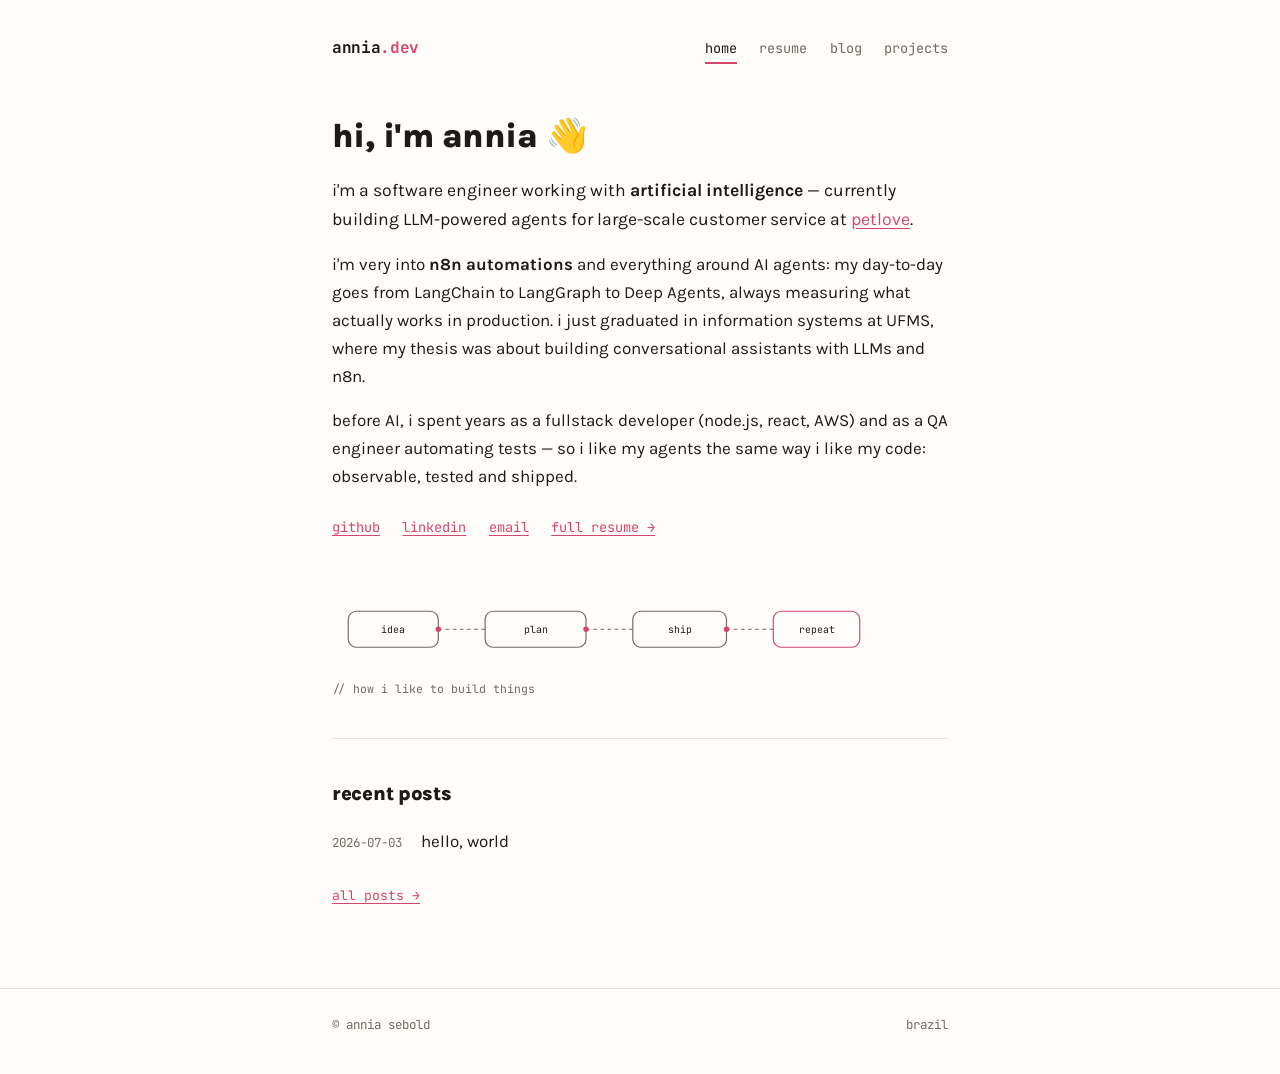
<file: index.html>
<!DOCTYPE html>
<html lang="en">
<head>
<meta charset="utf-8">
<meta name="viewport" content="width=device-width, initial-scale=1">
<title>annia sebold · home</title>
<meta name="description" content="annia sebold — software engineer working with AI, LLM agents and n8n automations.">
<link rel="preconnect" href="https://fonts.googleapis.com">
<link rel="preconnect" href="https://fonts.gstatic.com" crossorigin>
<link href="https://fonts.googleapis.com/css2?family=Karla:ital,wght@0,400;0,700;0,800;1,400&family=JetBrains+Mono:wght@400;700&display=swap" rel="stylesheet">
<link rel="stylesheet" href="assets/style.css?v=4">
<link rel="icon" href="data:image/svg+xml,<svg xmlns='http://www.w3.org/2000/svg' viewBox='0 0 100 100'><text y='.9em' font-size='90'>🌸</text></svg>">
</head>
<body>

<header class="site">
  <div class="wrap">
    <a class="wordmark" href="index.html">annia<span class="tld">.dev</span></a>
    <nav class="main" aria-label="main">
      <a href="index.html" aria-current="page">home</a>
      <a href="resume.html">resume</a>
      <a href="blog.html">blog</a>
      <a href="projects.html">projects</a>
    </nav>
  </div>
</header>

<main>
  <div class="wrap">

    <section class="hero">
      <h1>hi, i'm annia <span class="hand">👋</span></h1>
      <p class="lead">
        i'm a software engineer working with <strong>artificial intelligence</strong> —
        currently building LLM-powered agents for large-scale customer service at
        <a href="https://www.petlove.com.br" rel="noopener">petlove</a>.
      </p>
      <p>
        i'm very into <strong>n8n automations</strong> and everything around AI agents:
        my day-to-day goes from LangChain to LangGraph to Deep Agents, always measuring
        what actually works in production. i just graduated in information systems at
        UFMS, where my thesis was about building conversational assistants with LLMs and n8n.
      </p>
      <p>
        before AI, i spent years as a fullstack developer (node.js, react, AWS) and as a
        QA engineer automating tests — so i like my agents the same way i like my code:
        observable, tested and shipped.
      </p>

      <ul class="links-inline">
        <li><a href="https://github.com/anniasebold" rel="noopener">github</a></li>
        <li><a href="https://www.linkedin.com/in/anniasebold" rel="noopener">linkedin</a></li>
        <li><a href="mailto:anniasebold3.0@gmail.com">email</a></li>
        <li><a href="resume.html">full resume →</a></li>
      </ul>

      <figure class="flow" aria-hidden="true">
        <svg viewBox="0 0 604 96" xmlns="http://www.w3.org/2000/svg">
          <path class="edge" d="M118 48 C 140 48, 148 48, 170 48" />
          <path class="edge" d="M282 48 C 304 48, 312 48, 334 48" />
          <path class="edge" d="M438 48 C 460 48, 468 48, 490 48" />
          <rect class="node-box" x="18" y="28" width="100" height="40" rx="9"/>
          <text class="node-label" x="68" y="52" text-anchor="middle">idea</text>
          <rect class="node-box" x="170" y="28" width="112" height="40" rx="9"/>
          <text class="node-label" x="226" y="52" text-anchor="middle">plan</text>
          <rect class="node-box" x="334" y="28" width="104" height="40" rx="9"/>
          <text class="node-label" x="386" y="52" text-anchor="middle">ship</text>
          <rect class="node-box accent" x="490" y="28" width="96" height="40" rx="9"/>
          <text class="node-label" x="538" y="52" text-anchor="middle">repeat</text>
          <circle class="port" cx="118" cy="48" r="3"/>
          <circle class="port" cx="282" cy="48" r="3"/>
          <circle class="port" cx="438" cy="48" r="3"/>
        </svg>
        <figcaption class="flow-caption">// how i like to build things</figcaption>
      </figure>
    </section>

    <hr>

    <section>
      <h2>recent posts</h2>
      <ul class="post-list" id="recent-posts"><li class="empty-note">loading…</li></ul>
      <p style="margin-top:1rem"><a class="back-link" href="blog.html">all posts →</a></p>
    </section>

  </div>
</main>

<footer class="site">
  <div class="wrap">
    <span>© annia sebold</span>
    <span>brazil</span>
  </div>
</footer>

<script src="assets/site.js?v=5"></script>
<script>renderList(document.getElementById("recent-posts"), { limit: 3 });</script>
</body>
</html>
</file>
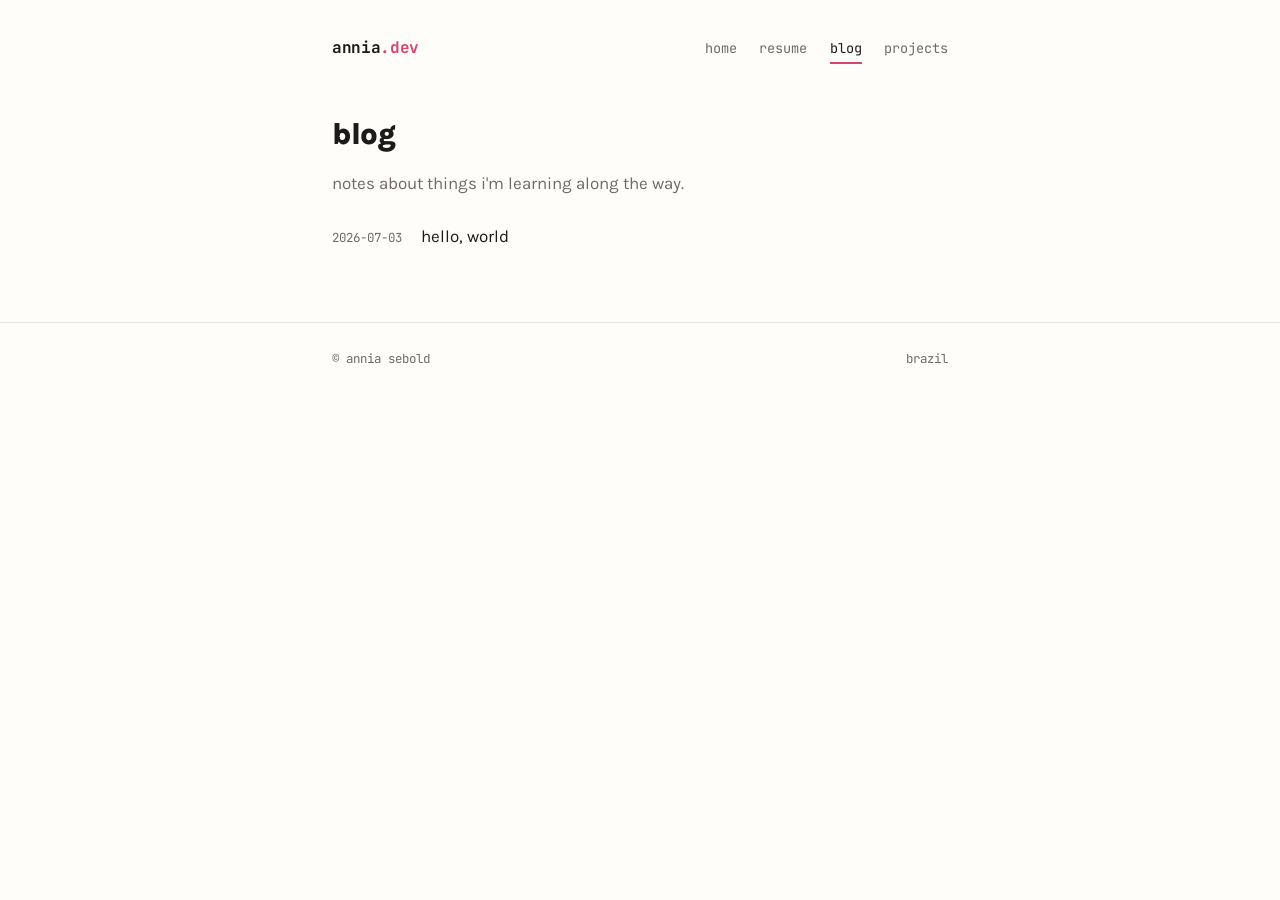
<file: blog.html>
<!DOCTYPE html>
<html lang="en">
<head>
<meta charset="utf-8">
<meta name="viewport" content="width=device-width, initial-scale=1">
<title>annia sebold · blog</title>
<meta name="description" content="Posts by annia sebold about AI agents, n8n automations and software engineering.">
<link rel="preconnect" href="https://fonts.googleapis.com">
<link rel="preconnect" href="https://fonts.gstatic.com" crossorigin>
<link href="https://fonts.googleapis.com/css2?family=Karla:ital,wght@0,400;0,700;0,800;1,400&family=JetBrains+Mono:wght@400;700&display=swap" rel="stylesheet">
<link rel="stylesheet" href="assets/style.css?v=4">
<link rel="icon" href="data:image/svg+xml,<svg xmlns='http://www.w3.org/2000/svg' viewBox='0 0 100 100'><text y='.9em' font-size='90'>🌸</text></svg>">
</head>
<body>

<header class="site">
  <div class="wrap">
    <a class="wordmark" href="index.html">annia<span class="tld">.dev</span></a>
    <nav class="main" aria-label="main">
      <a href="index.html">home</a>
      <a href="resume.html">resume</a>
      <a href="blog.html" aria-current="page">blog</a>
      <a href="projects.html">projects</a>
    </nav>
  </div>
</header>

<main>
  <div class="wrap">
    <h1>blog</h1>
    <p class="lead" style="color:var(--muted)">
      notes about things i'm learning along the way.
    </p>
    <ul class="post-list" id="all-posts"><li class="empty-note">loading…</li></ul>
  </div>
</main>

<footer class="site">
  <div class="wrap">
    <span>© annia sebold</span>
    <span>brazil</span>
  </div>
</footer>

<script src="assets/site.js?v=5"></script>
<script>renderList(document.getElementById("all-posts"));</script>
</body>
</html>
</file>
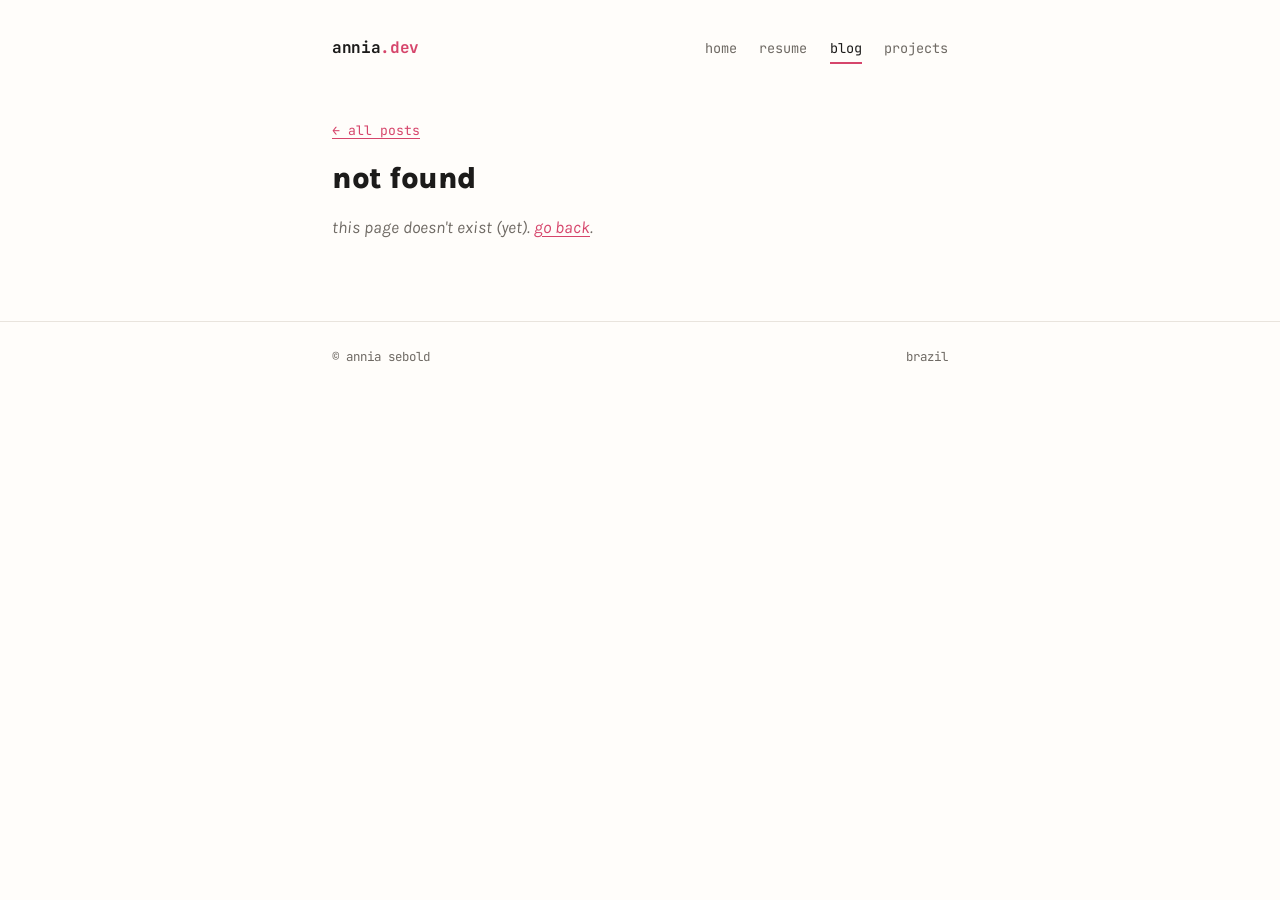
<file: post.html>
<!DOCTYPE html>
<html lang="en">
<head>
<meta charset="utf-8">
<meta name="viewport" content="width=device-width, initial-scale=1">
<title>annia sebold · blog</title>
<link rel="preconnect" href="https://fonts.googleapis.com">
<link rel="preconnect" href="https://fonts.gstatic.com" crossorigin>
<link href="https://fonts.googleapis.com/css2?family=Karla:ital,wght@0,400;0,700;0,800;1,400&family=JetBrains+Mono:wght@400;700&display=swap" rel="stylesheet">
<link rel="stylesheet" href="assets/style.css?v=4">
<link rel="icon" href="data:image/svg+xml,<svg xmlns='http://www.w3.org/2000/svg' viewBox='0 0 100 100'><text y='.9em' font-size='90'>🌸</text></svg>">
</head>
<body>

<header class="site">
  <div class="wrap">
    <a class="wordmark" href="index.html">annia<span class="tld">.dev</span></a>
    <nav class="main" aria-label="main">
      <a href="index.html">home</a>
      <a href="resume.html">resume</a>
      <a href="blog.html" aria-current="page">blog</a>
      <a href="projects.html">projects</a>
    </nav>
  </div>
</header>

<main>
  <div class="wrap">
    <p><a class="back-link" href="blog.html">← all posts</a></p>
    <article>
      <header class="post-header">
        <h1 id="article-title">loading…</h1>
        <time id="article-date"></time>
      </header>
      <div class="post-body" id="article-body"></div>
    </article>
  </div>
</main>

<footer class="site">
  <div class="wrap">
    <span>© annia sebold</span>
    <span>brazil</span>
  </div>
</footer>

<script src="assets/site.js?v=5"></script>
<script>renderArticle({ index: "posts/posts.json", dir: "posts", backHref: "blog.html" });</script>
</body>
</html>
</file>
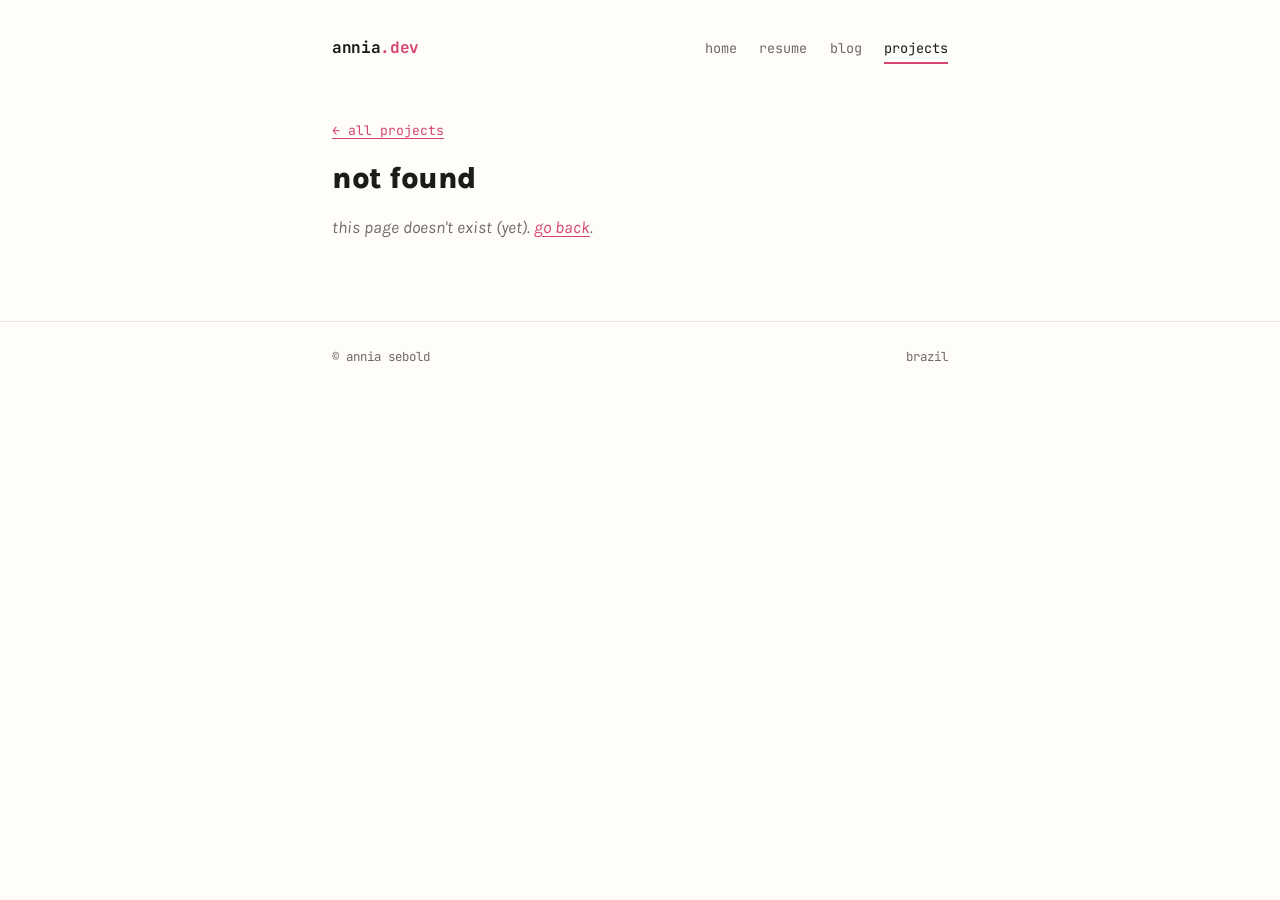
<file: project.html>
<!DOCTYPE html>
<html lang="en">
<head>
<meta charset="utf-8">
<meta name="viewport" content="width=device-width, initial-scale=1">
<title>annia sebold · projects</title>
<link rel="preconnect" href="https://fonts.googleapis.com">
<link rel="preconnect" href="https://fonts.gstatic.com" crossorigin>
<link href="https://fonts.googleapis.com/css2?family=Karla:ital,wght@0,400;0,700;0,800;1,400&family=JetBrains+Mono:wght@400;700&display=swap" rel="stylesheet">
<link rel="stylesheet" href="assets/style.css?v=4">
<link rel="icon" href="data:image/svg+xml,<svg xmlns='http://www.w3.org/2000/svg' viewBox='0 0 100 100'><text y='.9em' font-size='90'>🌸</text></svg>">
</head>
<body>

<header class="site">
  <div class="wrap">
    <a class="wordmark" href="index.html">annia<span class="tld">.dev</span></a>
    <nav class="main" aria-label="main">
      <a href="index.html">home</a>
      <a href="resume.html">resume</a>
      <a href="blog.html">blog</a>
      <a href="projects.html" aria-current="page">projects</a>
    </nav>
  </div>
</header>

<main>
  <div class="wrap">
    <p><a class="back-link" href="projects.html">← all projects</a></p>
    <article>
      <header class="post-header">
        <h1 id="article-title">loading…</h1>
        <time id="article-date"></time>
      </header>
      <div class="post-body" id="article-body"></div>
    </article>
  </div>
</main>

<footer class="site">
  <div class="wrap">
    <span>© annia sebold</span>
    <span>brazil</span>
  </div>
</footer>

<script src="assets/site.js?v=5"></script>
<script>renderArticle({ index: "projects/projects.json", dir: "projects", backHref: "projects.html" });</script>
</body>
</html>
</file>
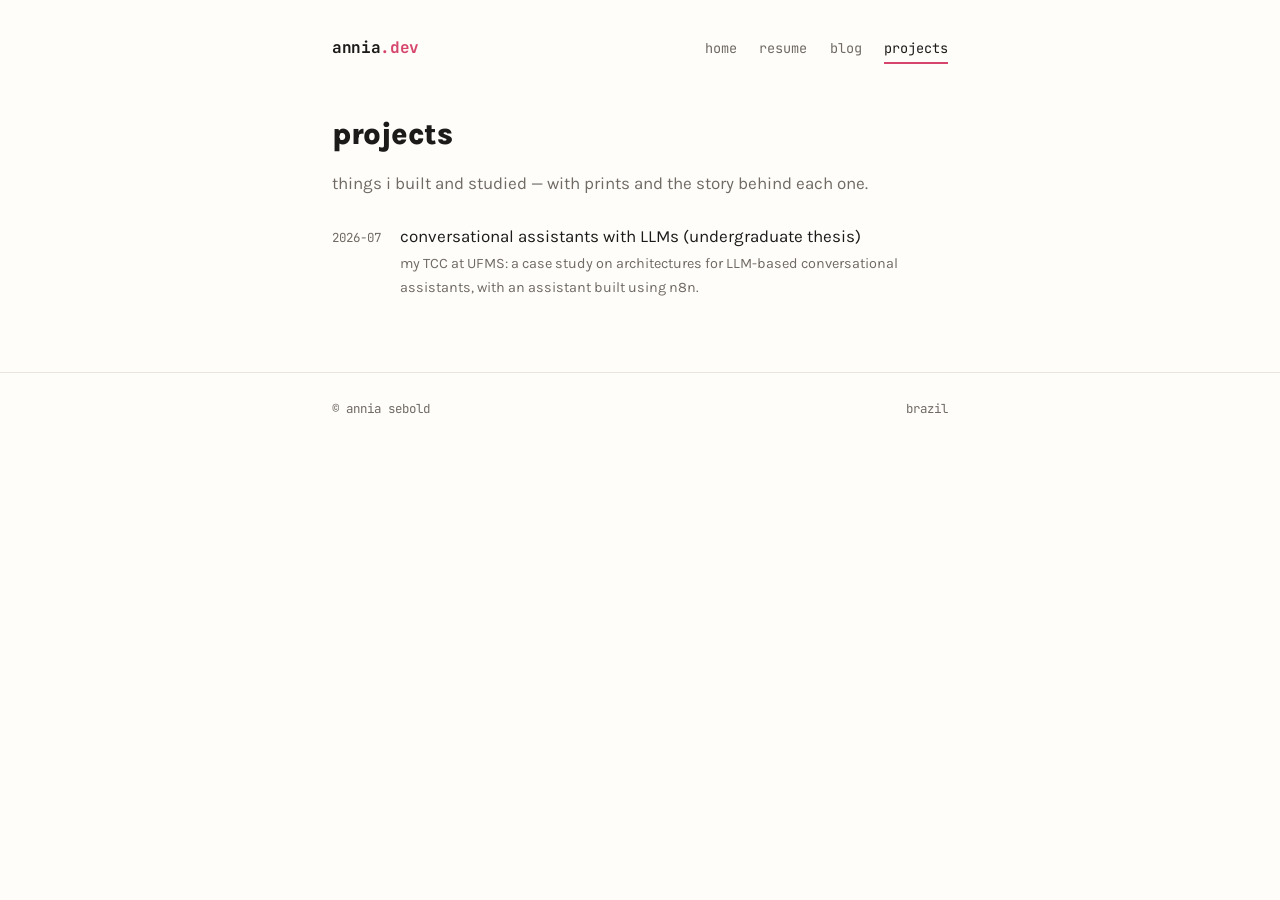
<file: projects.html>
<!DOCTYPE html>
<html lang="en">
<head>
<meta charset="utf-8">
<meta name="viewport" content="width=device-width, initial-scale=1">
<title>annia sebold · projects</title>
<meta name="description" content="Projects by annia sebold — AI agents, conversational assistants, n8n automations and more.">
<link rel="preconnect" href="https://fonts.googleapis.com">
<link rel="preconnect" href="https://fonts.gstatic.com" crossorigin>
<link href="https://fonts.googleapis.com/css2?family=Karla:ital,wght@0,400;0,700;0,800;1,400&family=JetBrains+Mono:wght@400;700&display=swap" rel="stylesheet">
<link rel="stylesheet" href="assets/style.css?v=4">
<link rel="icon" href="data:image/svg+xml,<svg xmlns='http://www.w3.org/2000/svg' viewBox='0 0 100 100'><text y='.9em' font-size='90'>🌸</text></svg>">
</head>
<body>

<header class="site">
  <div class="wrap">
    <a class="wordmark" href="index.html">annia<span class="tld">.dev</span></a>
    <nav class="main" aria-label="main">
      <a href="index.html">home</a>
      <a href="resume.html">resume</a>
      <a href="blog.html">blog</a>
      <a href="projects.html" aria-current="page">projects</a>
    </nav>
  </div>
</header>

<main>
  <div class="wrap">
    <h1>projects</h1>
    <p class="lead" style="color:var(--muted)">
      things i built and studied — with prints and the story behind each one.
    </p>
    <ul class="post-list" id="all-projects"><li class="empty-note">loading…</li></ul>
  </div>
</main>

<footer class="site">
  <div class="wrap">
    <span>© annia sebold</span>
    <span>brazil</span>
  </div>
</footer>

<script src="assets/site.js?v=5"></script>
<script>renderList(document.getElementById("all-projects"), { index: "projects/projects.json", base: "/projects/" });</script>
</body>
</html>
</file>
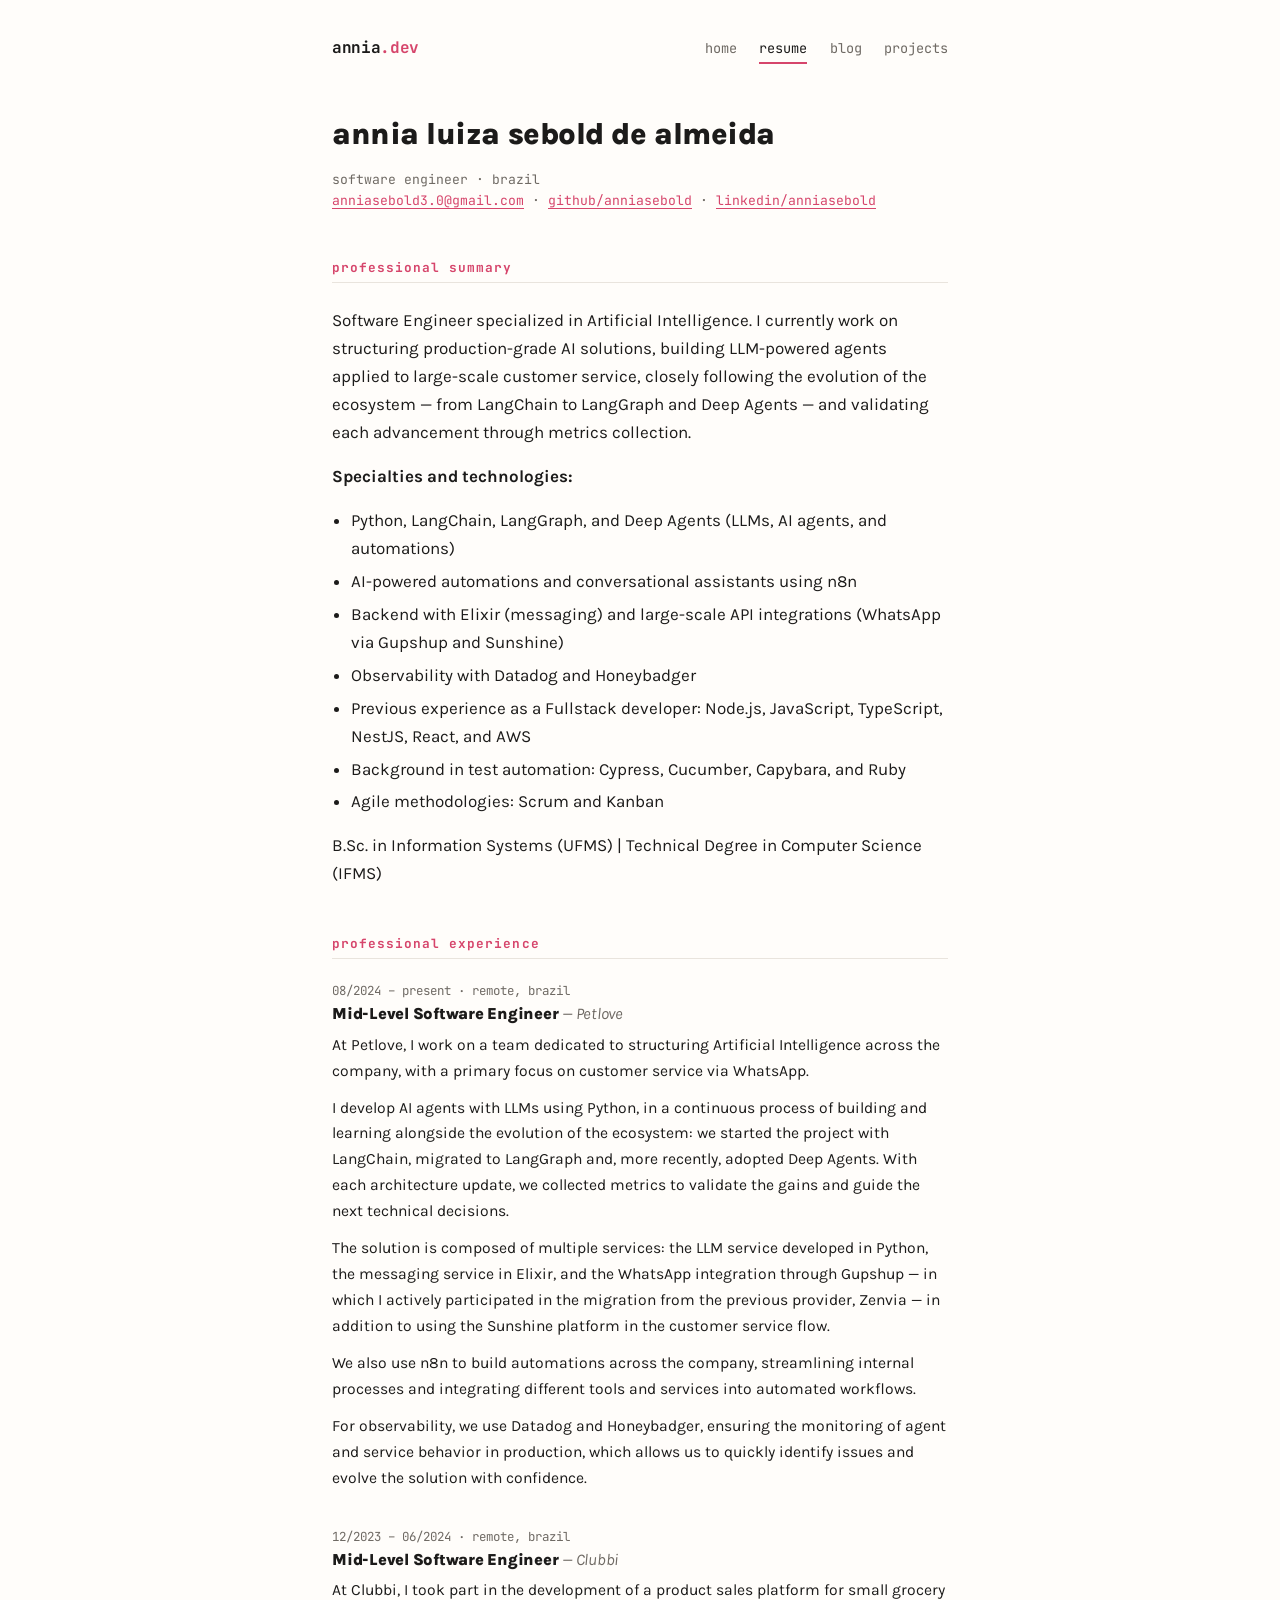
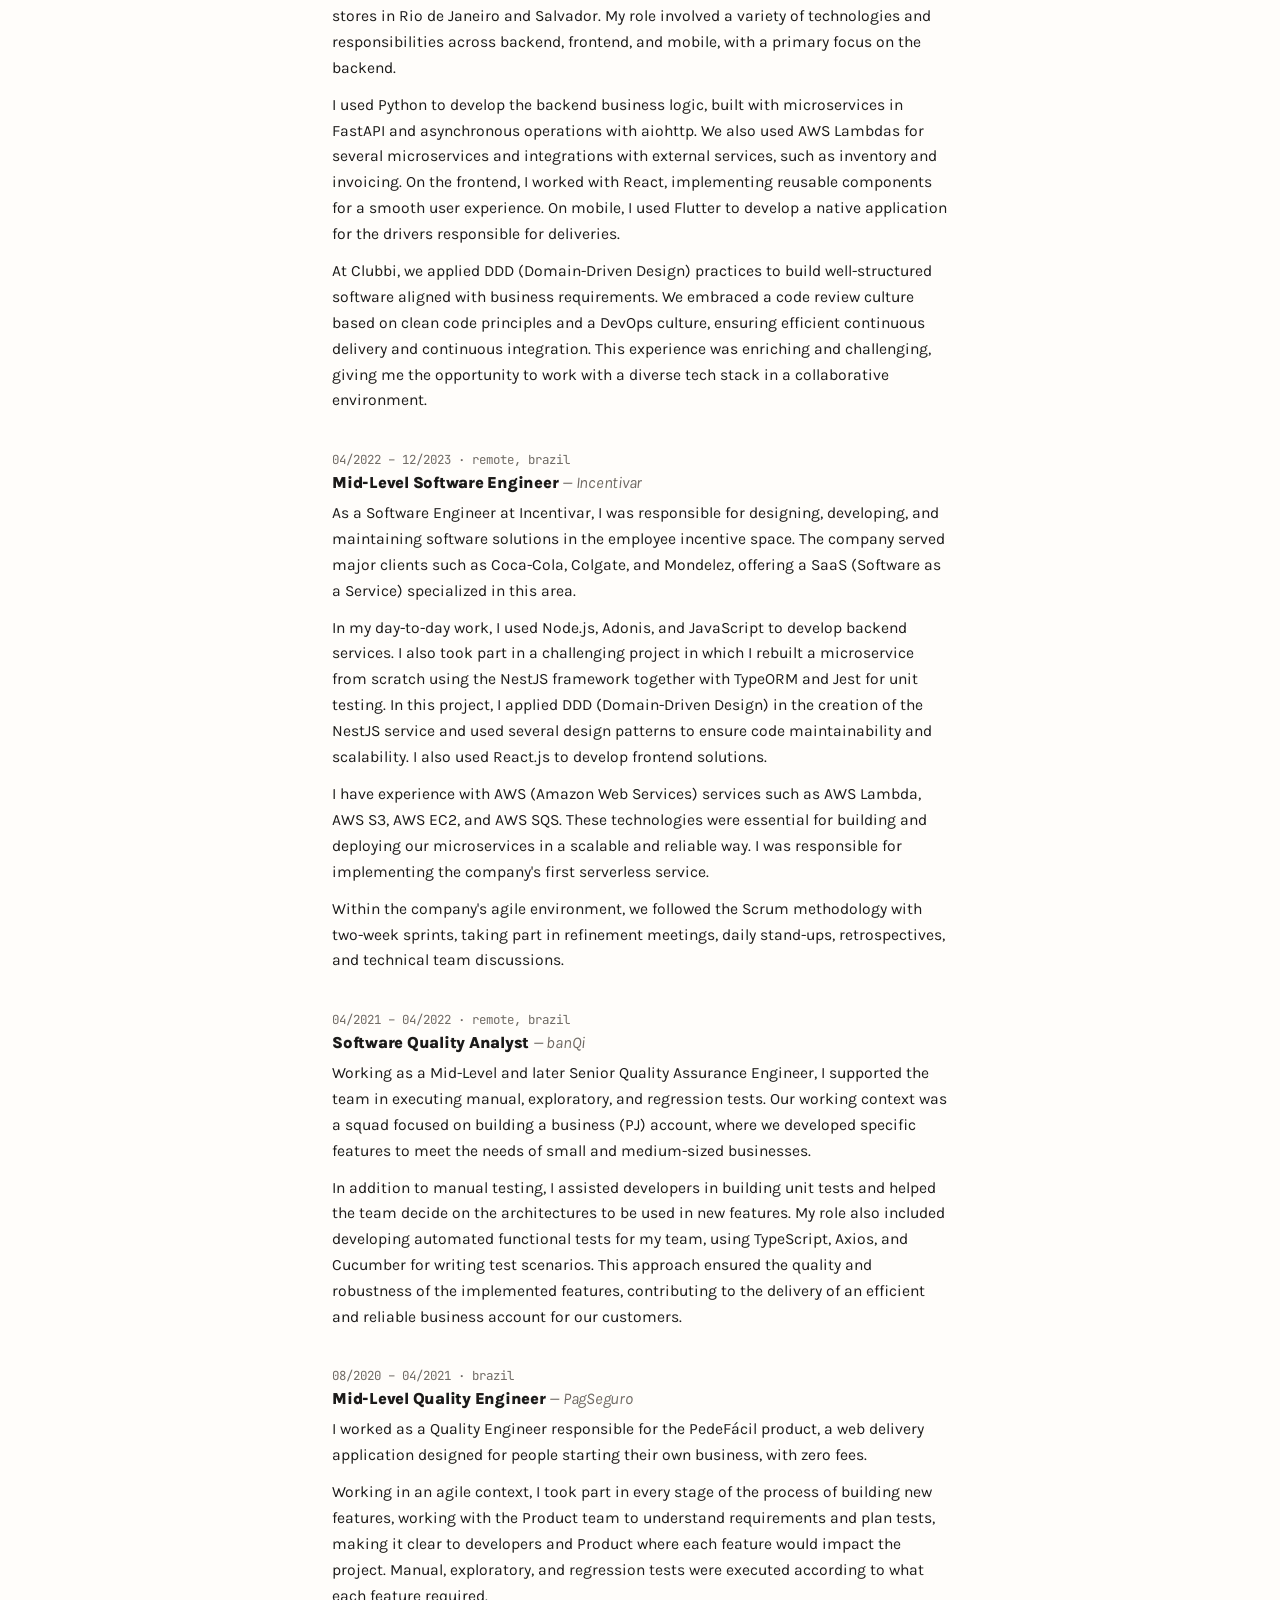
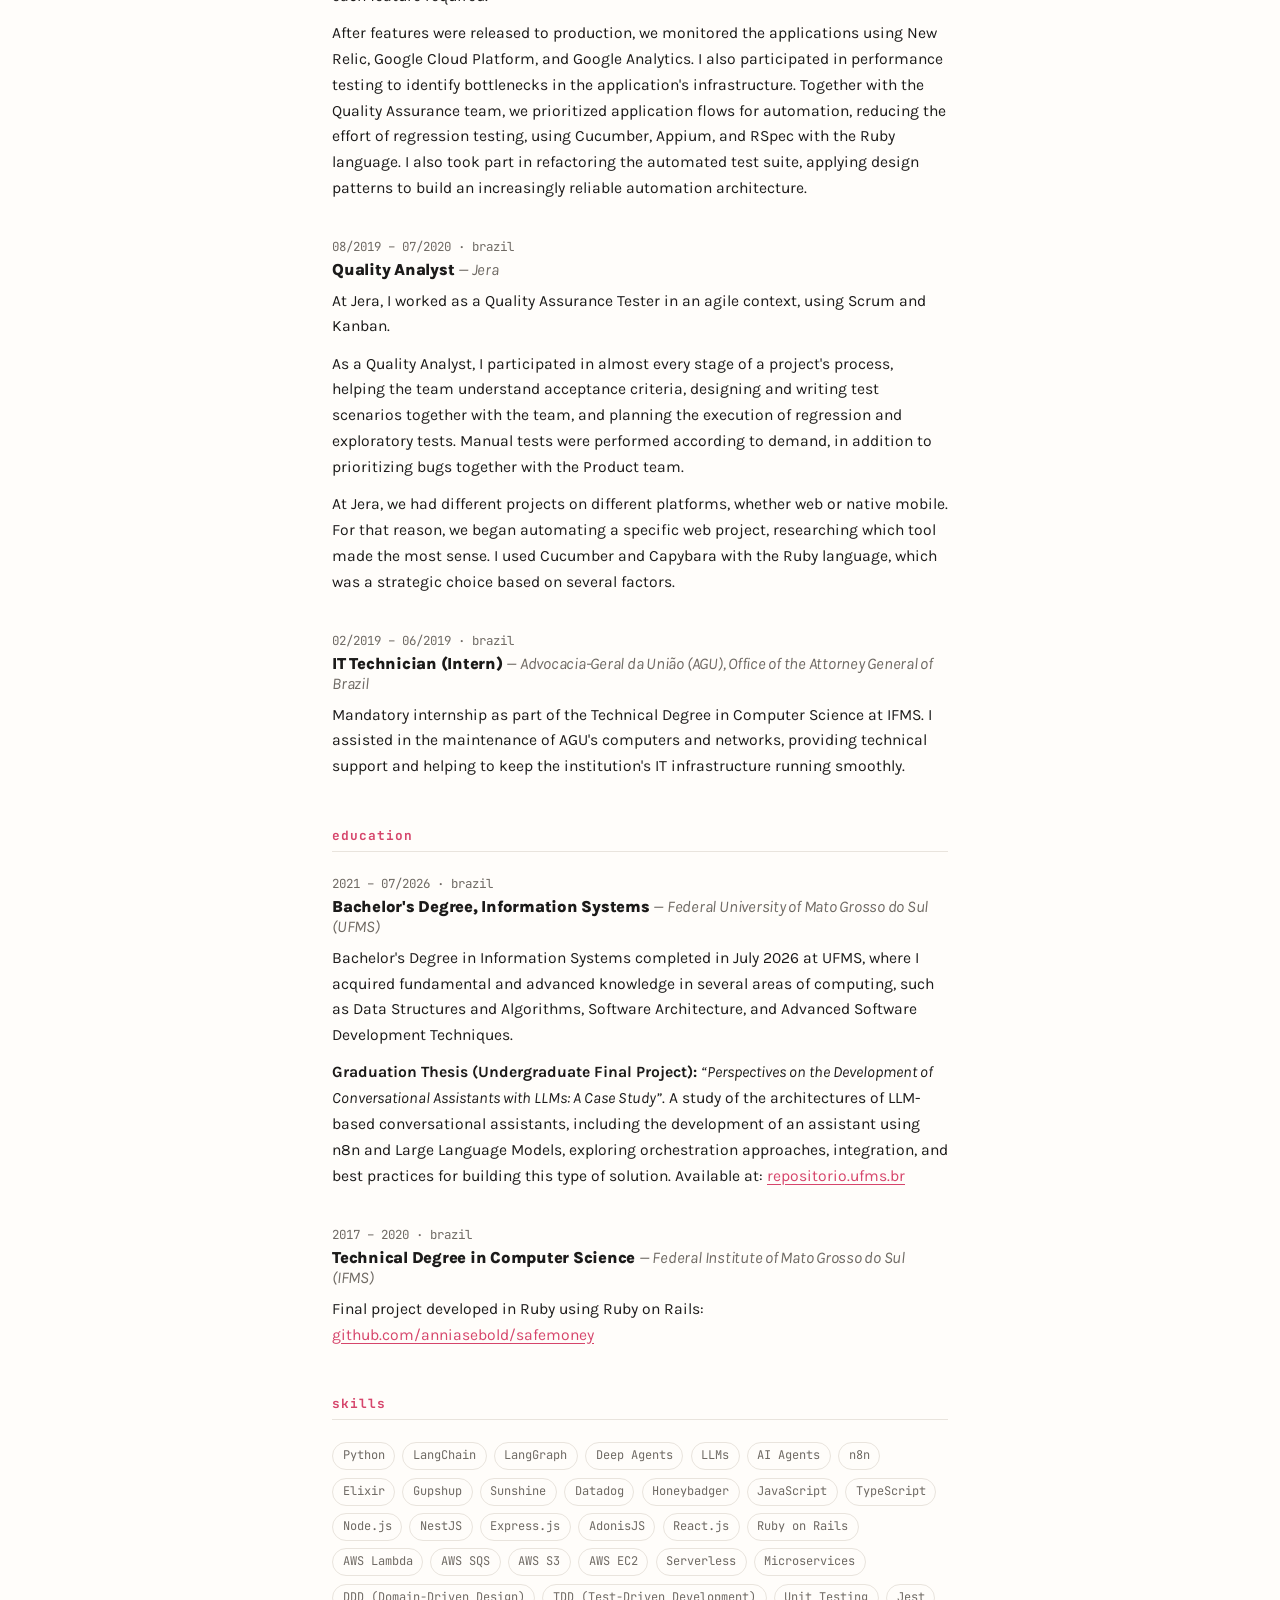
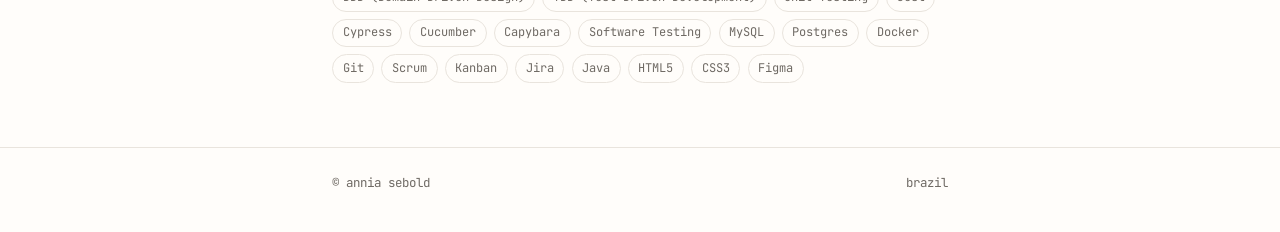
<file: resume.html>
<!DOCTYPE html>
<html lang="en">
<head>
<meta charset="utf-8">
<meta name="viewport" content="width=device-width, initial-scale=1">
<title>annia sebold · resume</title>
<meta name="description" content="Resume of Annia Luiza Sebold de Almeida — Software Engineer specialized in Artificial Intelligence.">
<link rel="preconnect" href="https://fonts.googleapis.com">
<link rel="preconnect" href="https://fonts.gstatic.com" crossorigin>
<link href="https://fonts.googleapis.com/css2?family=Karla:ital,wght@0,400;0,700;0,800;1,400&family=JetBrains+Mono:wght@400;700&display=swap" rel="stylesheet">
<link rel="stylesheet" href="assets/style.css?v=4">
<link rel="icon" href="data:image/svg+xml,<svg xmlns='http://www.w3.org/2000/svg' viewBox='0 0 100 100'><text y='.9em' font-size='90'>🌸</text></svg>">
</head>
<body>

<header class="site">
  <div class="wrap">
    <a class="wordmark" href="index.html">annia<span class="tld">.dev</span></a>
    <nav class="main" aria-label="main">
      <a href="index.html">home</a>
      <a href="resume.html" aria-current="page">resume</a>
      <a href="blog.html">blog</a>
      <a href="projects.html">projects</a>
    </nav>
  </div>
</header>

<main>
  <div class="wrap">

    <h1>annia luiza sebold de almeida</h1>
    <p class="resume-contact">
      software engineer · brazil<br>
      <a href="mailto:anniasebold3.0@gmail.com">anniasebold3.0@gmail.com</a> ·
      <a href="https://github.com/anniasebold" rel="noopener">github/anniasebold</a> ·
      <a href="https://www.linkedin.com/in/anniasebold" rel="noopener">linkedin/anniasebold</a>
    </p>

    <h2 class="resume-section">professional summary</h2>
    <p>
      Software Engineer specialized in Artificial Intelligence. I currently work on
      structuring production-grade AI solutions, building LLM-powered agents applied to
      large-scale customer service, closely following the evolution of the ecosystem —
      from LangChain to LangGraph and Deep Agents — and validating each advancement
      through metrics collection.
    </p>
    <p><strong>Specialties and technologies:</strong></p>
    <ul class="tight">
      <li>Python, LangChain, LangGraph, and Deep Agents (LLMs, AI agents, and automations)</li>
      <li>AI-powered automations and conversational assistants using n8n</li>
      <li>Backend with Elixir (messaging) and large-scale API integrations (WhatsApp via Gupshup and Sunshine)</li>
      <li>Observability with Datadog and Honeybadger</li>
      <li>Previous experience as a Fullstack developer: Node.js, JavaScript, TypeScript, NestJS, React, and AWS</li>
      <li>Background in test automation: Cypress, Cucumber, Capybara, and Ruby</li>
      <li>Agile methodologies: Scrum and Kanban</li>
    </ul>
    <p>B.Sc. in Information Systems (UFMS) | Technical Degree in Computer Science (IFMS)</p>

    <h2 class="resume-section">professional experience</h2>

    <article class="job">
      <p class="meta">08/2024 – present · remote, brazil</p>
      <h3>Mid-Level Software Engineer <span class="org">— Petlove</span></h3>
      <p>
        At Petlove, I work on a team dedicated to structuring Artificial Intelligence
        across the company, with a primary focus on customer service via WhatsApp.
      </p>
      <p>
        I develop AI agents with LLMs using Python, in a continuous process of building
        and learning alongside the evolution of the ecosystem: we started the project
        with LangChain, migrated to LangGraph and, more recently, adopted Deep Agents.
        With each architecture update, we collected metrics to validate the gains and
        guide the next technical decisions.
      </p>
      <p>
        The solution is composed of multiple services: the LLM service developed in
        Python, the messaging service in Elixir, and the WhatsApp integration through
        Gupshup — in which I actively participated in the migration from the previous
        provider, Zenvia — in addition to using the Sunshine platform in the customer
        service flow.
      </p>
      <p>
        We also use n8n to build automations across the company, streamlining internal
        processes and integrating different tools and services into automated workflows.
      </p>
      <p>
        For observability, we use Datadog and Honeybadger, ensuring the monitoring of
        agent and service behavior in production, which allows us to quickly identify
        issues and evolve the solution with confidence.
      </p>
    </article>

    <article class="job">
      <p class="meta">12/2023 – 06/2024 · remote, brazil</p>
      <h3>Mid-Level Software Engineer <span class="org">— Clubbi</span></h3>
      <p>
        At Clubbi, I took part in the development of a product sales platform for small
        grocery stores in Rio de Janeiro and Salvador. My role involved a variety of
        technologies and responsibilities across backend, frontend, and mobile, with a
        primary focus on the backend.
      </p>
      <p>
        I used Python to develop the backend business logic, built with microservices in
        FastAPI and asynchronous operations with aiohttp. We also used AWS Lambdas for
        several microservices and integrations with external services, such as inventory
        and invoicing. On the frontend, I worked with React, implementing reusable
        components for a smooth user experience. On mobile, I used Flutter to develop a
        native application for the drivers responsible for deliveries.
      </p>
      <p>
        At Clubbi, we applied DDD (Domain-Driven Design) practices to build
        well-structured software aligned with business requirements. We embraced a code
        review culture based on clean code principles and a DevOps culture, ensuring
        efficient continuous delivery and continuous integration. This experience was
        enriching and challenging, giving me the opportunity to work with a diverse tech
        stack in a collaborative environment.
      </p>
    </article>

    <article class="job">
      <p class="meta">04/2022 – 12/2023 · remote, brazil</p>
      <h3>Mid-Level Software Engineer <span class="org">— Incentivar</span></h3>
      <p>
        As a Software Engineer at Incentivar, I was responsible for designing,
        developing, and maintaining software solutions in the employee incentive space.
        The company served major clients such as Coca-Cola, Colgate, and Mondelez,
        offering a SaaS (Software as a Service) specialized in this area.
      </p>
      <p>
        In my day-to-day work, I used Node.js, Adonis, and JavaScript to develop backend
        services. I also took part in a challenging project in which I rebuilt a
        microservice from scratch using the NestJS framework together with TypeORM and
        Jest for unit testing. In this project, I applied DDD (Domain-Driven Design) in
        the creation of the NestJS service and used several design patterns to ensure
        code maintainability and scalability. I also used React.js to develop frontend
        solutions.
      </p>
      <p>
        I have experience with AWS (Amazon Web Services) services such as AWS Lambda,
        AWS S3, AWS EC2, and AWS SQS. These technologies were essential for building and
        deploying our microservices in a scalable and reliable way. I was responsible
        for implementing the company's first serverless service.
      </p>
      <p>
        Within the company's agile environment, we followed the Scrum methodology with
        two-week sprints, taking part in refinement meetings, daily stand-ups,
        retrospectives, and technical team discussions.
      </p>
    </article>

    <article class="job">
      <p class="meta">04/2021 – 04/2022 · remote, brazil</p>
      <h3>Software Quality Analyst <span class="org">— banQi</span></h3>
      <p>
        Working as a Mid-Level and later Senior Quality Assurance Engineer, I supported
        the team in executing manual, exploratory, and regression tests. Our working
        context was a squad focused on building a business (PJ) account, where we
        developed specific features to meet the needs of small and medium-sized
        businesses.
      </p>
      <p>
        In addition to manual testing, I assisted developers in building unit tests and
        helped the team decide on the architectures to be used in new features. My role
        also included developing automated functional tests for my team, using
        TypeScript, Axios, and Cucumber for writing test scenarios. This approach
        ensured the quality and robustness of the implemented features, contributing to
        the delivery of an efficient and reliable business account for our customers.
      </p>
    </article>

    <article class="job">
      <p class="meta">08/2020 – 04/2021 · brazil</p>
      <h3>Mid-Level Quality Engineer <span class="org">— PagSeguro</span></h3>
      <p>
        I worked as a Quality Engineer responsible for the PedeFácil product, a web
        delivery application designed for people starting their own business, with zero
        fees.
      </p>
      <p>
        Working in an agile context, I took part in every stage of the process of
        building new features, working with the Product team to understand requirements
        and plan tests, making it clear to developers and Product where each feature
        would impact the project. Manual, exploratory, and regression tests were
        executed according to what each feature required.
      </p>
      <p>
        After features were released to production, we monitored the applications using
        New Relic, Google Cloud Platform, and Google Analytics. I also participated in
        performance testing to identify bottlenecks in the application's infrastructure.
        Together with the Quality Assurance team, we prioritized application flows for
        automation, reducing the effort of regression testing, using Cucumber, Appium,
        and RSpec with the Ruby language. I also took part in refactoring the automated
        test suite, applying design patterns to build an increasingly reliable
        automation architecture.
      </p>
    </article>

    <article class="job">
      <p class="meta">08/2019 – 07/2020 · brazil</p>
      <h3>Quality Analyst <span class="org">— Jera</span></h3>
      <p>
        At Jera, I worked as a Quality Assurance Tester in an agile context, using Scrum
        and Kanban.
      </p>
      <p>
        As a Quality Analyst, I participated in almost every stage of a project's
        process, helping the team understand acceptance criteria, designing and writing
        test scenarios together with the team, and planning the execution of regression
        and exploratory tests. Manual tests were performed according to demand, in
        addition to prioritizing bugs together with the Product team.
      </p>
      <p>
        At Jera, we had different projects on different platforms, whether web or native
        mobile. For that reason, we began automating a specific web project, researching
        which tool made the most sense. I used Cucumber and Capybara with the Ruby
        language, which was a strategic choice based on several factors.
      </p>
    </article>

    <article class="job">
      <p class="meta">02/2019 – 06/2019 · brazil</p>
      <h3>IT Technician (Intern) <span class="org">— Advocacia-Geral da União (AGU), Office of the Attorney General of Brazil</span></h3>
      <p>
        Mandatory internship as part of the Technical Degree in Computer Science at
        IFMS. I assisted in the maintenance of AGU's computers and networks, providing
        technical support and helping to keep the institution's IT infrastructure
        running smoothly.
      </p>
    </article>

    <h2 class="resume-section">education</h2>

    <article class="job">
      <p class="meta">2021 – 07/2026 · brazil</p>
      <h3>Bachelor's Degree, Information Systems <span class="org">— Federal University of Mato Grosso do Sul (UFMS)</span></h3>
      <p>
        Bachelor's Degree in Information Systems completed in July 2026 at UFMS, where I
        acquired fundamental and advanced knowledge in several areas of computing, such
        as Data Structures and Algorithms, Software Architecture, and Advanced Software
        Development Techniques.
      </p>
      <p>
        <strong>Graduation Thesis (Undergraduate Final Project):</strong>
        <em>“Perspectives on the Development of Conversational Assistants with LLMs: A
        Case Study”</em>. A study of the architectures of LLM-based conversational
        assistants, including the development of an assistant using n8n and Large
        Language Models, exploring orchestration approaches, integration, and best
        practices for building this type of solution. Available at:
        <a href="https://repositorio.ufms.br/retrieve/a8d0cdeb-1366-429e-9158-9374162e692c/24028.pdf" rel="noopener">repositorio.ufms.br</a>
      </p>
    </article>

    <article class="job">
      <p class="meta">2017 – 2020 · brazil</p>
      <h3>Technical Degree in Computer Science <span class="org">— Federal Institute of Mato Grosso do Sul (IFMS)</span></h3>
      <p>
        Final project developed in Ruby using Ruby on Rails:
        <a href="https://github.com/anniasebold/safemoney" rel="noopener">github.com/anniasebold/safemoney</a>
      </p>
    </article>

    <h2 class="resume-section">skills</h2>
    <ul class="chips">
      <li>Python</li><li>LangChain</li><li>LangGraph</li><li>Deep Agents</li><li>LLMs</li>
      <li>AI Agents</li><li>n8n</li><li>Elixir</li><li>Gupshup</li><li>Sunshine</li>
      <li>Datadog</li><li>Honeybadger</li><li>JavaScript</li><li>TypeScript</li><li>Node.js</li>
      <li>NestJS</li><li>Express.js</li><li>AdonisJS</li><li>React.js</li><li>Ruby on Rails</li>
      <li>AWS Lambda</li><li>AWS SQS</li><li>AWS S3</li><li>AWS EC2</li><li>Serverless</li>
      <li>Microservices</li><li>DDD (Domain-Driven Design)</li><li>TDD (Test-Driven Development)</li>
      <li>Unit Testing</li><li>Jest</li><li>Cypress</li><li>Cucumber</li><li>Capybara</li>
      <li>Software Testing</li><li>MySQL</li><li>Postgres</li><li>Docker</li><li>Git</li>
      <li>Scrum</li><li>Kanban</li><li>Jira</li><li>Java</li><li>HTML5</li><li>CSS3</li><li>Figma</li>
    </ul>

  </div>
</main>

<footer class="site">
  <div class="wrap">
    <span>© annia sebold</span>
    <span>brazil</span>
  </div>
</footer>

</body>
</html>
</file>
<file: assets/style.css>
/* annia.dev — minimal personal site */

:root {
  --bg: #fffdfa;
  --ink: #1c1b1a;
  --muted: #6f6a64;
  --line: #e9e4dd;
  --accent: #d6456b;
  --accent-soft: #fbe9ee;
  --code-bg: #f5f1ec;
  --mono: "JetBrains Mono", ui-monospace, "SF Mono", Menlo, Consolas, monospace;
  --sans: "Karla", -apple-system, BlinkMacSystemFont, "Segoe UI", sans-serif;
}

@media (prefers-color-scheme: dark) {
  :root {
    --bg: #17161a;
    --ink: #eae6e1;
    --muted: #9a948d;
    --line: #2b2930;
    --accent: #f06a8c;
    --accent-soft: #33222a;
    --code-bg: #211f25;
  }
}

* { box-sizing: border-box; }

html { scroll-behavior: smooth; }

body {
  margin: 0;
  background: var(--bg);
  color: var(--ink);
  font-family: var(--sans);
  font-size: 1.0625rem;
  line-height: 1.65;
  -webkit-font-smoothing: antialiased;
}

.wrap {
  max-width: 41rem;
  margin: 0 auto;
  padding: 0 1.25rem;
}

/* ---------- nav ---------- */

header.site {
  padding: 2.2rem 0 0;
}

header.site .wrap {
  display: flex;
  align-items: baseline;
  justify-content: space-between;
  gap: 1rem;
  flex-wrap: wrap;
}

.wordmark {
  font-family: var(--mono);
  font-size: 1rem;
  font-weight: 700;
  color: var(--ink);
  text-decoration: none;
  letter-spacing: -0.02em;
}

.wordmark .tld { color: var(--accent); }

nav.main {
  display: flex;
  gap: 1.4rem;
  font-family: var(--mono);
  font-size: 0.85rem;
}

nav.main a {
  color: var(--muted);
  text-decoration: none;
  padding-bottom: 2px;
}

nav.main a:hover { color: var(--ink); }

nav.main a[aria-current="page"] {
  color: var(--ink);
  border-bottom: 2px solid var(--accent);
}

/* ---------- general ---------- */

main { padding: 3.2rem 0 4rem; }

h1, h2, h3 {
  line-height: 1.25;
  letter-spacing: -0.015em;
  font-weight: 800;
}

h1 { font-size: 1.9rem; margin: 0 0 1rem; }
h2 { font-size: 1.25rem; margin: 2.6rem 0 0.8rem; }
h3 { font-size: 1.05rem; margin: 1.8rem 0 0.5rem; }

p { margin: 0 0 1rem; }

a { color: var(--accent); text-underline-offset: 3px; }
a:hover { text-decoration-thickness: 2px; }

:focus-visible {
  outline: 2px solid var(--accent);
  outline-offset: 3px;
  border-radius: 2px;
}

hr {
  border: 0;
  border-top: 1px solid var(--line);
  margin: 2.5rem 0;
}

code {
  font-family: var(--mono);
  font-size: 0.85em;
  background: var(--code-bg);
  padding: 0.12em 0.35em;
  border-radius: 4px;
}

pre {
  background: var(--code-bg);
  padding: 1rem 1.1rem;
  border-radius: 8px;
  overflow-x: auto;
  margin: 0 0 1.2rem;
}

pre code { background: none; padding: 0; font-size: 0.82rem; line-height: 1.6; }

blockquote {
  margin: 0 0 1.2rem;
  padding: 0.1rem 0 0.1rem 1rem;
  border-left: 3px solid var(--accent);
  color: var(--muted);
}

img { max-width: 100%; border-radius: 8px; }

footer.site {
  border-top: 1px solid var(--line);
  padding: 1.6rem 0 2.4rem;
  font-family: var(--mono);
  font-size: 0.78rem;
  color: var(--muted);
}

footer.site a { color: var(--muted); }
footer.site a:hover { color: var(--ink); }
footer.site .wrap { display: flex; justify-content: space-between; flex-wrap: wrap; gap: 0.5rem; }

/* ---------- home ---------- */

.hero h1 { font-size: 2.1rem; margin-bottom: 1.2rem; }

.hero .hand { display: inline-block; }

@media (prefers-reduced-motion: no-preference) {
  .hero .hand { animation: wave 1.6s ease 0.4s 1; transform-origin: 70% 70%; }
  @keyframes wave {
    0%, 100% { transform: rotate(0); }
    20%, 60% { transform: rotate(16deg); }
    40%, 80% { transform: rotate(-8deg); }
  }
}

.hero p.lead { font-size: 1.1rem; }

.links-inline {
  font-family: var(--mono);
  font-size: 0.85rem;
  display: flex;
  gap: 1.4rem;
  flex-wrap: wrap;
  margin: 1.6rem 0 0;
  padding: 0;
  list-style: none;
}

/* workflow signature */

.flow {
  margin: 3rem 0 0;
  overflow-x: auto;
}

.flow svg { display: block; width: 100%; max-width: 34rem; height: auto; }

.flow .node-box {
  fill: var(--bg);
  stroke: var(--muted);
  stroke-width: 1.3;
}

.flow .node-box.accent { stroke: var(--accent); }

.flow .node-label {
  font-family: var(--mono);
  font-size: 11px;
  fill: var(--ink);
}

.flow .edge {
  stroke: var(--muted);
  stroke-width: 1.3;
  fill: none;
}

.flow .port { fill: var(--accent); }

@media (prefers-reduced-motion: no-preference) {
  .flow .edge {
    stroke-dasharray: 4 4;
    animation: flowdash 1.4s linear infinite;
  }
  @keyframes flowdash { to { stroke-dashoffset: -8; } }
}

.flow-caption {
  font-family: var(--mono);
  font-size: 0.72rem;
  color: var(--muted);
  margin-top: 0.4rem;
}

/* post list (home + blog) */

ul.post-list { list-style: none; margin: 0; padding: 0; }

ul.post-list li {
  display: flex;
  gap: 1.2rem;
  align-items: baseline;
  padding: 0.55rem 0;
  border-bottom: 1px dashed var(--line);
}

ul.post-list li:last-child { border-bottom: 0; }

ul.post-list time {
  font-family: var(--mono);
  font-size: 0.78rem;
  color: var(--muted);
  flex-shrink: 0;
}

ul.post-list a { color: var(--ink); text-decoration: none; }
ul.post-list a:hover { color: var(--accent); text-decoration: underline; }

ul.post-list .summary {
  color: var(--muted);
  font-size: 0.9rem;
  margin: 0.15rem 0 0;
}

.empty-note { color: var(--muted); font-style: italic; }

/* ---------- resume ---------- */

.resume-contact {
  font-family: var(--mono);
  font-size: 0.82rem;
  color: var(--muted);
  margin-bottom: 0.5rem;
}

.resume-section {
  font-family: var(--mono);
  font-size: 0.8rem;
  font-weight: 700;
  text-transform: lowercase;
  letter-spacing: 0.08em;
  color: var(--accent);
  border-bottom: 1px solid var(--line);
  padding-bottom: 0.4rem;
  margin: 3rem 0 1.4rem;
}

.job { margin-bottom: 2.2rem; }

.job .meta {
  font-family: var(--mono);
  font-size: 0.78rem;
  color: var(--muted);
  margin-bottom: 0.15rem;
}

.job h3 { margin: 0 0 0.5rem; font-size: 1.02rem; }
.job h3 .org { font-weight: 400; color: var(--muted); font-style: italic; }

.job p { font-size: 0.98rem; margin-bottom: 0.7rem; }

ul.tight { margin: 0 0 1rem; padding-left: 1.2rem; }
ul.tight li { margin-bottom: 0.3rem; }

.chips { display: flex; flex-wrap: wrap; gap: 0.45rem; padding: 0; margin: 0; list-style: none; }

.chips li {
  font-family: var(--mono);
  font-size: 0.75rem;
  border: 1px solid var(--line);
  color: var(--muted);
  padding: 0.2rem 0.6rem;
  border-radius: 999px;
}

.chips li:hover { border-color: var(--accent); color: var(--ink); }

/* ---------- post page ---------- */

.post-header time {
  font-family: var(--mono);
  font-size: 0.8rem;
  color: var(--muted);
}

.post-body h2 { font-size: 1.3rem; }
.post-body ul, .post-body ol { margin: 0 0 1.2rem; padding-left: 1.4rem; }

.back-link { font-family: var(--mono); font-size: 0.82rem; }

@media (max-width: 480px) {
  .hero h1 { font-size: 1.7rem; }
  ul.post-list li { flex-direction: column; gap: 0.1rem; }
}
</file>
